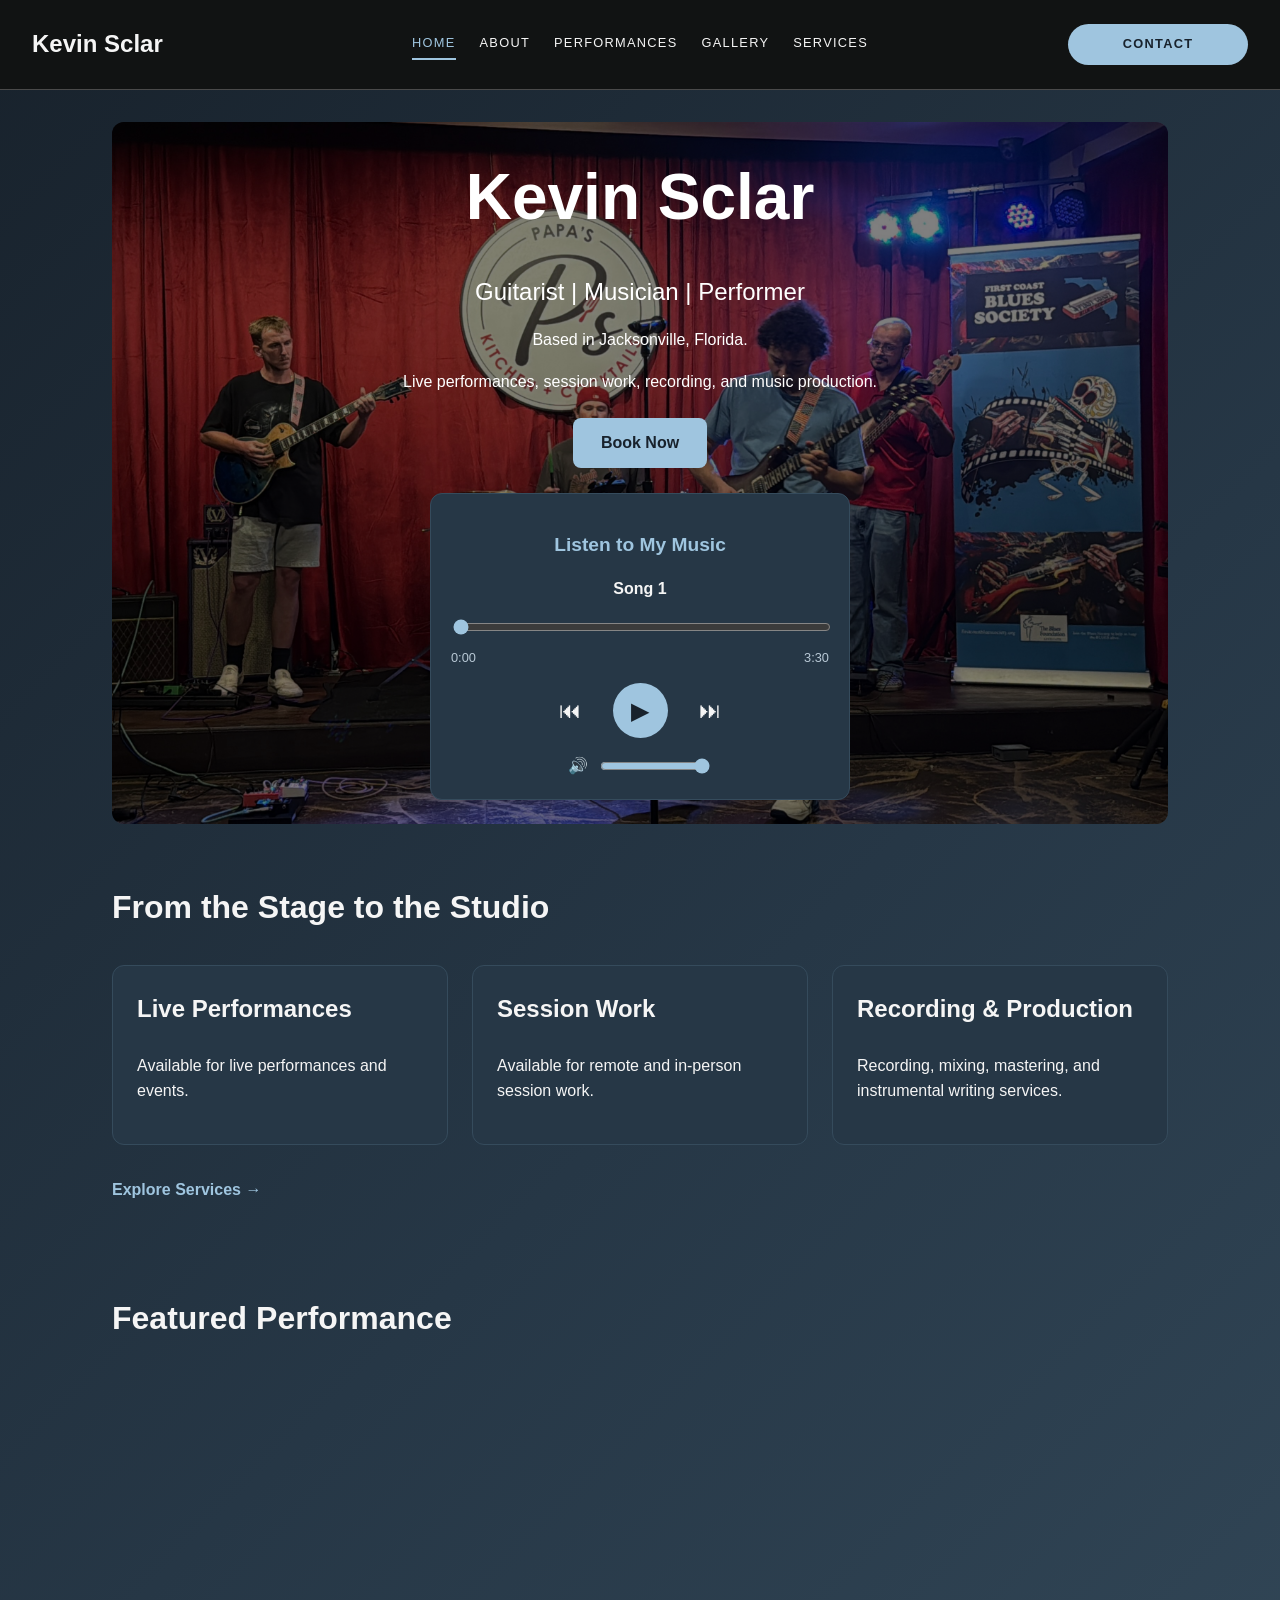
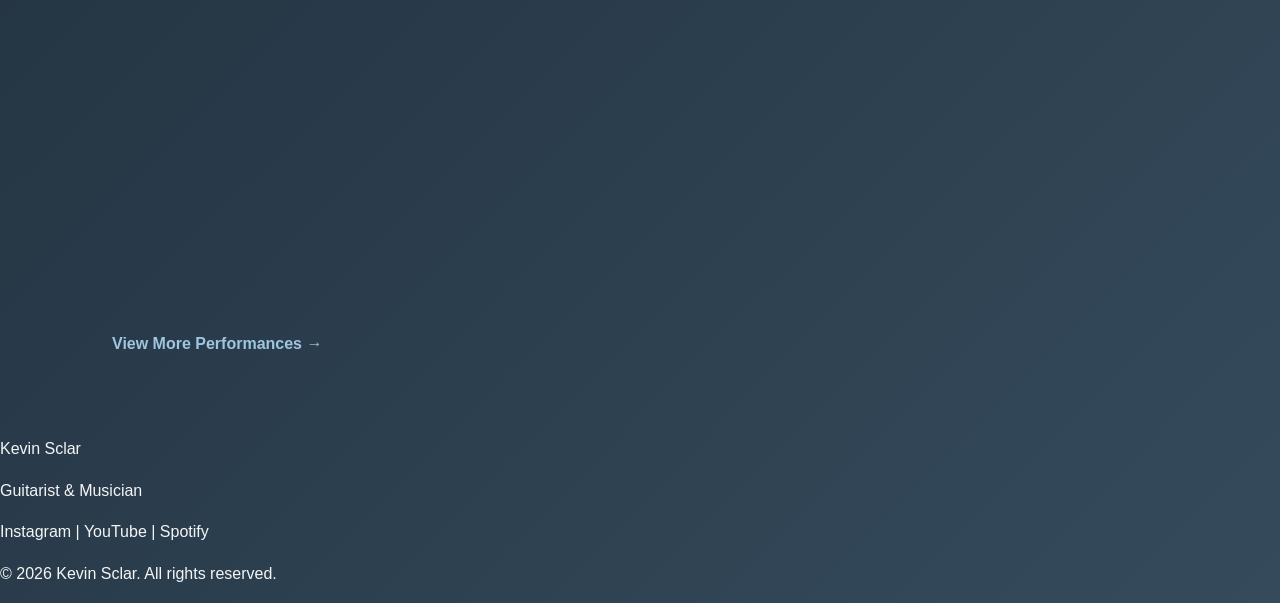
<file: index.html>
<!DOCTYPE html>
<html lang="en">

<head>
    <meta charset="UTF-8">
    <meta name="viewport"
          content="width=device-width, initial-scale=1.0">

    <title>Kevin Sclar | Live Music, Guitar & Session Work in Jax</title>

    <meta name="description"
          content="Explore live performances, original recordings, session guitar, and music production from Kevin Sclar, a Jacksonville-based musician available for bookings.">

    <meta property="og:title"
          content="Kevin Sclar | Live Music & Session Work">

    <meta property="og:description"
          content="Live performances, session guitar, original recordings, and music production in Jacksonville, Florida.">

    <meta property="og:image"
          content="https://sureiwould.github.io/music-epk-website/images/papas.jpeg">

    <meta property="og:url"
          content="https://sureiwould.github.io/music-epk-website/">

    <meta property="og:type" content="website">

    <link rel="stylesheet" href="css/styles.css">
    <script src="js/audioscript.js" defer>
    </script>
</head>

<body>

<header class="site-header">

    <a href="index.html" class="logo">Kevin Sclar</a>

    <nav aria-label="Main navigation">
        <ul class="nav-links">
            <li><a href="index.html" aria-current="page">Home</a></li>
            <li><a href="about.html">About</a></li>
            <li><a href="performances.html">Performances</a></li>
            <li><a href="gallery.html">Gallery</a></li>
            <li><a href="services.html">Services</a></li>
        </ul>
    </nav>

    <a href="contact.html" class="contact-btn">Contact</a>

</header>

<main>

    <!-- Hero Section -->
    <section id="intro" class="home-hero">

        <img
            src="images/papas.jpeg"
            alt="Kevin Sclar performing live on guitar"
            class="hero-image">

        <div class="hero-content">

            <h1>Kevin Sclar</h1>

            <p class="hero-subtitle">
                Guitarist | Musician | Performer
            </p>

            <p>Based in Jacksonville, Florida.</p>

            <p>
                Live performances, session work,
                recording, and music production.
            </p>

            <a href="contact.html" class="hero-button">
                Book Now
            </a>

           
<!-- Featured Music Player -->
<div class="music-player">

    <h2>Listen to My Music</h2>
    <h3 id="song-title">Song 1</h3>

    <!-- Audio works even without JavaScript -->
    <audio id="music-player" controls>
        <source src="audio/Song1.mp3" type="audio/mpeg">
        Your browser does not support audio playback.
    </audio>

    <!-- Custom controls will appear when JavaScript loads -->
    <div class="custom-player" hidden>

        <div class="progress-container">
            <input
                type="range"
                id="song-progress"
                min="0"
                max="100"
                value="0"
                aria-label="Song playback position">
        </div>

        <div class="time-display">
            <span id="current-time">0:00</span>
            <span id="duration">0:00</span>
        </div>

        <div class="music-controls">
            <button id="prev-song" type="button" aria-label="Previous song">
                &#9198;
            </button>

            <button id="play-pause" type="button" aria-label="Play song">
                &#9654;
            </button>

            <button id="next-song" type="button" aria-label="Next song">
                &#9197;
            </button>
        </div>

        
    <!-- Volume Control -->
        <div class="volume-control">
        <span aria-hidden="true">🔊</span>
        <input
          type="range"
            id="volume-slider"
            min="0"
            max="1"
            step="0.01"
            value="1"
            aria-label="Volume">
        </div>


    </div>

</div>


    </section>


    <!-- Services Section -->
    <section id="services" class="home-services">

        <h2>From the Stage to the Studio</h2>

        <div class="services-grid">

            <div class="service-card">
                <h3>Live Performances</h3>
                <p>
                    Available for live performances
                    and events.
                </p>
            </div>

            <div class="service-card">
                <h3>Session Work</h3>
                <p>
                    Available for remote and
                    in-person session work.
                </p>
            </div>

            <div class="service-card">
                <h3>Recording &amp; Production</h3>
                <p>
                    Recording, mixing, mastering,
                    and instrumental writing services.
                </p>
            </div>

        </div>

        <a href="services.html" class="section-link">
            Explore Services &rarr;
        </a>

    </section>


    <!-- Featured Performance Section -->
    <section id="featured-performance">

        <h2>Featured Performance</h2>

        <div class="featured-video">

            <iframe
                src="https://www.youtube.com/embed/yyOtPP6tScU"
                title="Kevin Sclar playing at Southern Grill"
                loading="lazy"
                allow="accelerometer; autoplay; clipboard-write; encrypted-media; gyroscope; picture-in-picture; web-share"
                referrerpolicy="strict-origin-when-cross-origin"
                allowfullscreen>
            </iframe>

        </div>

        <a href="performances.html" class="section-link">
            View More Performances &rarr;
        </a>

    </section>

</main>


<footer>
    <p>Kevin Sclar</p>
    <p>Guitarist &amp; Musician</p>
    <p>Instagram | YouTube | Spotify</p>
    <p>&copy; 2026 Kevin Sclar. All rights reserved.</p>
</footer>

</body>

</html>
</file>
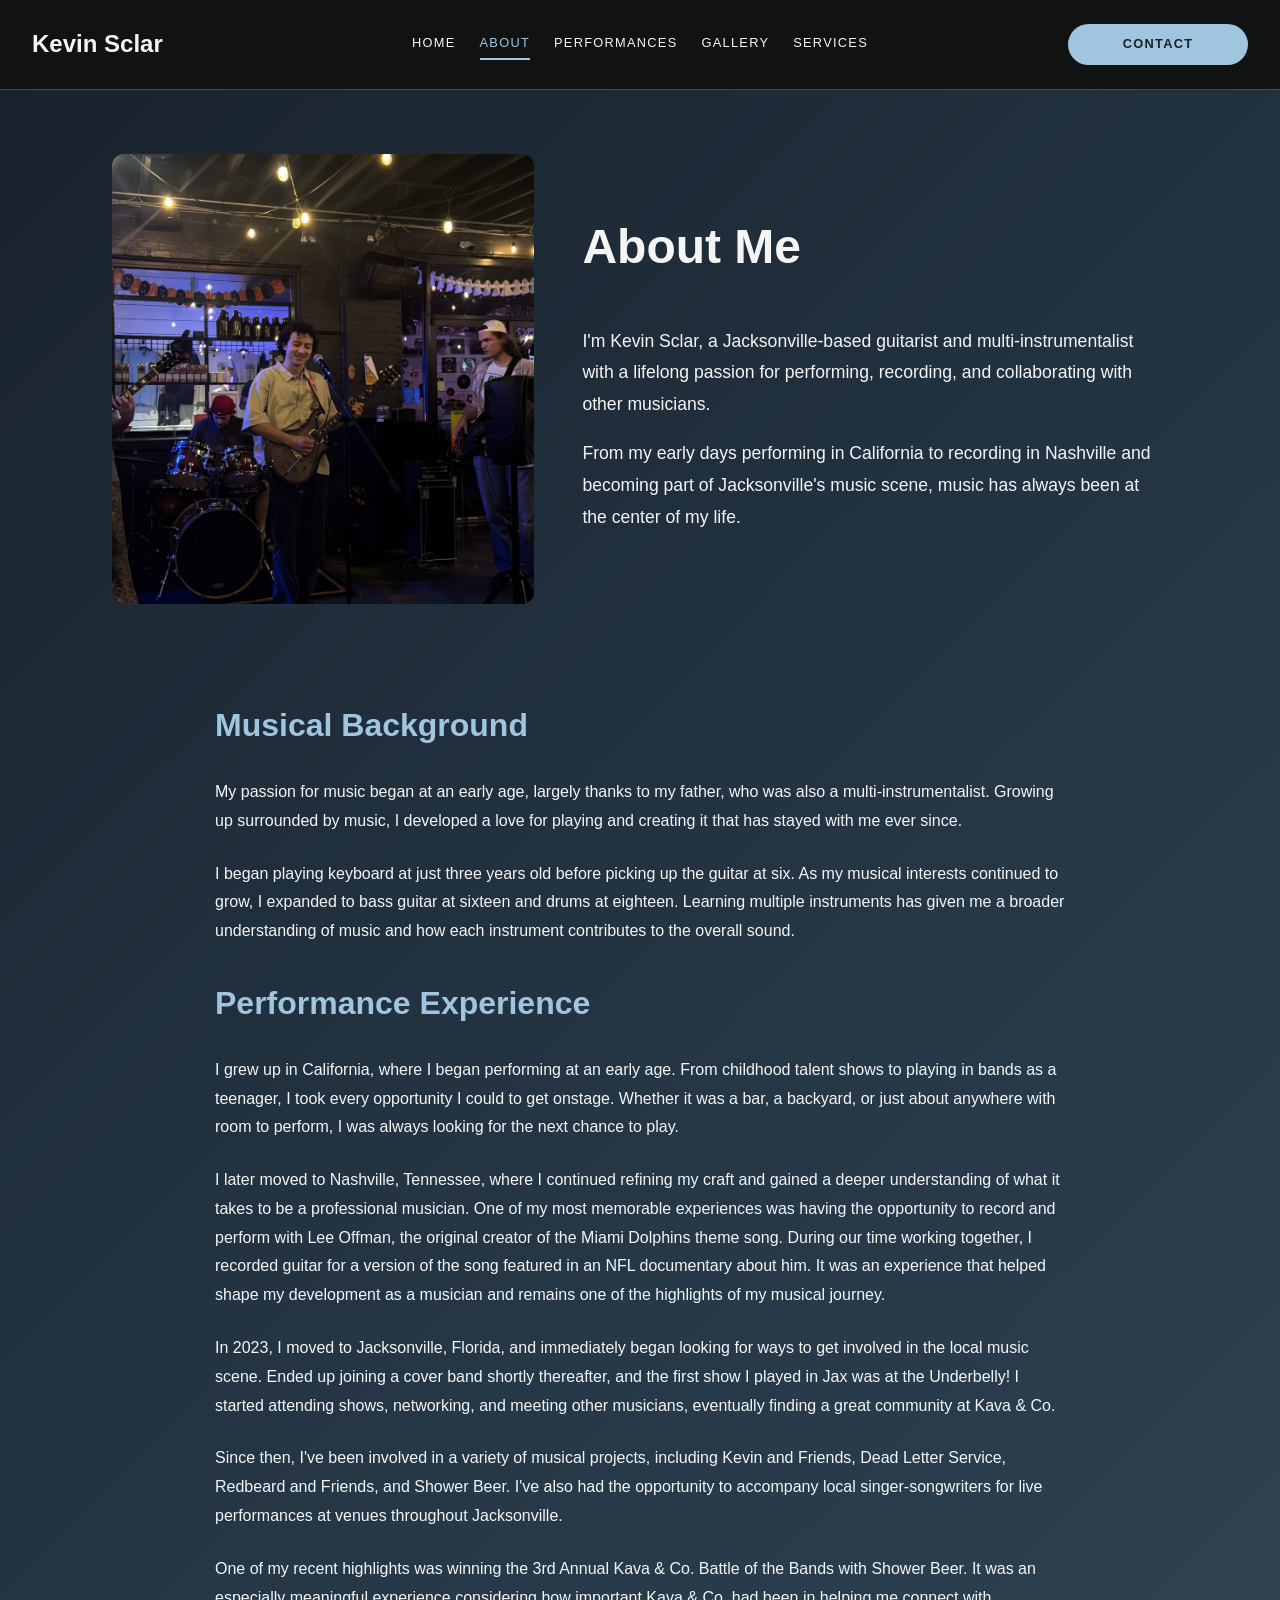
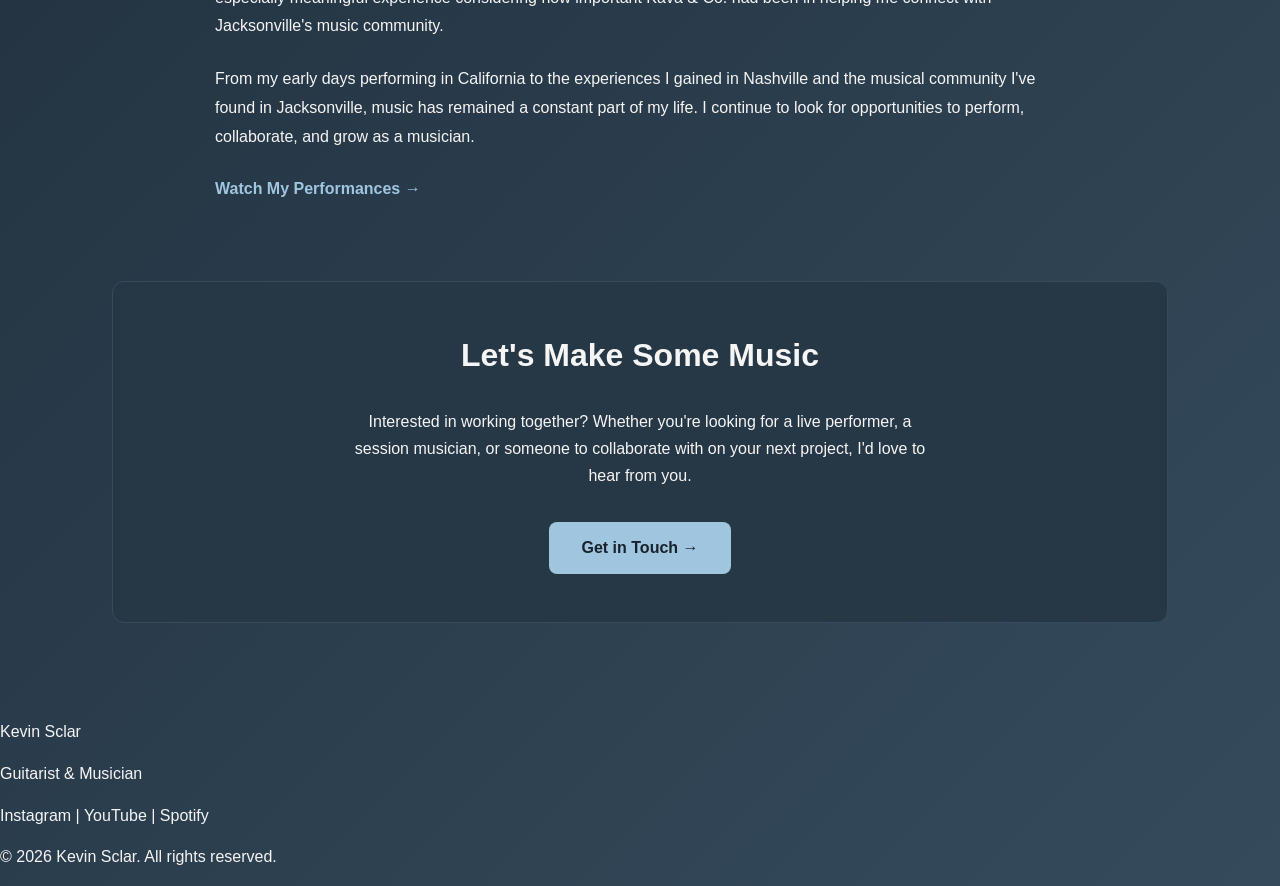
<file: about.html>
<!DOCTYPE html>
<html lang="en">

<head>
    <meta charset="UTF-8">
    <meta name="viewport"
          content="width=device-width, initial-scale=1.0">

    <title>About Kevin Sclar | Jacksonville Guitarist & Musician</title>

    <meta name="description"
          content="Learn about Kevin Sclar's musical background, live performance experience, and work as a guitarist, keyboardist, and recording musician in Jacksonville.">

    <link rel="stylesheet" href="css/styles.css">
</head>

<body>

<header class="site-header">

    <a href="index.html" class="logo">Kevin Sclar</a>

    <nav aria-label="Main navigation">
        <ul class="nav-links">
            <li><a href="index.html">Home</a></li>
            <li><a href="about.html" aria-current="page">About</a></li>
            <li><a href="performances.html">Performances</a></li>
            <li><a href="gallery.html">Gallery</a></li>
            <li><a href="services.html">Services</a></li>
        </ul>
    </nav>

    <a href="contact.html" class="contact-btn">Contact</a>

</header>

<main>

    <!-- ABOUT INTRO -->

    <section id="about-intro">

        <img
            src="images/battle2.jpg"
            alt="Kevin Sclar performing live on guitar"
            class="about-image">

        <div class="about-intro-text">

            <h1>About Me</h1>

            <p>
                I'm Kevin Sclar, a Jacksonville-based guitarist
                and multi-instrumentalist with a lifelong passion
                for performing, recording, and collaborating
                with other musicians.
            </p>

            <p>
                From my early days performing in California
                to recording in Nashville and becoming part
                of Jacksonville's music scene, music has
                always been at the center of my life.
            </p>

        </div>

    </section>

    <!-- FULL BIOGRAPHY -->

    <article id="about-bio">

        <h2>Musical Background</h2>

        <p>
            My passion for music began at an early age, largely
            thanks to my father, who was also a multi-instrumentalist.
            Growing up surrounded by music, I developed a love
            for playing and creating it that has stayed with me
            ever since.
        </p>

        <p>
            I began playing keyboard at just three years old
            before picking up the guitar at six. As my musical
            interests continued to grow, I expanded to bass
            guitar at sixteen and drums at eighteen. Learning
            multiple instruments has given me a broader
            understanding of music and how each instrument
            contributes to the overall sound.
        </p>

        <h2>Performance Experience</h2>

        <p>
            I grew up in California, where I began performing
            at an early age. From childhood talent shows to
            playing in bands as a teenager, I took every
            opportunity I could to get onstage. Whether it
            was a bar, a backyard, or just about anywhere
            with room to perform, I was always looking for
            the next chance to play.
        </p>

        <p>
            I later moved to Nashville, Tennessee, where I
            continued refining my craft and gained a deeper
            understanding of what it takes to be a professional
            musician. One of my most memorable experiences
            was having the opportunity to record and perform
            with Lee Offman, the original creator of the
            Miami Dolphins theme song. During our time working
            together, I recorded guitar for a version of the
            song featured in an NFL documentary about him.
            It was an experience that helped shape my development
            as a musician and remains one of the highlights
            of my musical journey.
        </p>

        <p>
            In 2023, I moved to Jacksonville, Florida, and
            immediately began looking for ways to get involved
            in the local music scene. Ended up joining a cover band shortly thereafter, and 
            the first show I played in Jax was at the Underbelly! 
            I started attending shows,
            networking, and meeting other musicians, eventually
            finding a great community at Kava &amp; Co.
            
        </p>

        <p>
            Since then, I've been involved in a variety of
            musical projects, including Kevin and Friends,
            Dead Letter Service, Redbeard and Friends, and
            Shower Beer. I've also had the opportunity to
            accompany local singer-songwriters for live
            performances at venues throughout Jacksonville.
        </p>

        <p>
            One of my recent highlights was winning the
            3rd Annual Kava &amp; Co. Battle of the Bands
            with Shower Beer. It was an especially meaningful
            experience considering how important Kava &amp; Co.
            had been in helping me connect with Jacksonville's
            music community.
        </p>

        <p>
            From my early days performing in California to
            the experiences I gained in Nashville and the
            musical community I've found in Jacksonville,
            music has remained a constant part of my life.
            I continue to look for opportunities to perform,
            collaborate, and grow as a musician.
        </p>

        <a href="performances.html" class="section-link">
            Watch My Performances &rarr;
        </a>

    </article>

    <!-- BOOKING SECTION -->

    <section id="about-contact">

        <h2>Let's Make Some Music</h2>

        <p>
            Interested in working together? Whether you're looking
            for a live performer, a session musician, or someone
            to collaborate with on your next project, I'd love
            to hear from you.
        </p>

        <a href="contact.html" class="booking-btn">
            Get in Touch &rarr;
        </a>

    </section>

</main>

<footer>
    <p>Kevin Sclar</p>
    <p>Guitarist &amp; Musician</p>
    <p>Instagram | YouTube | Spotify</p>
    <p>&copy; 2026 Kevin Sclar. All rights reserved.</p>
</footer>

</body>

</html>
</file>
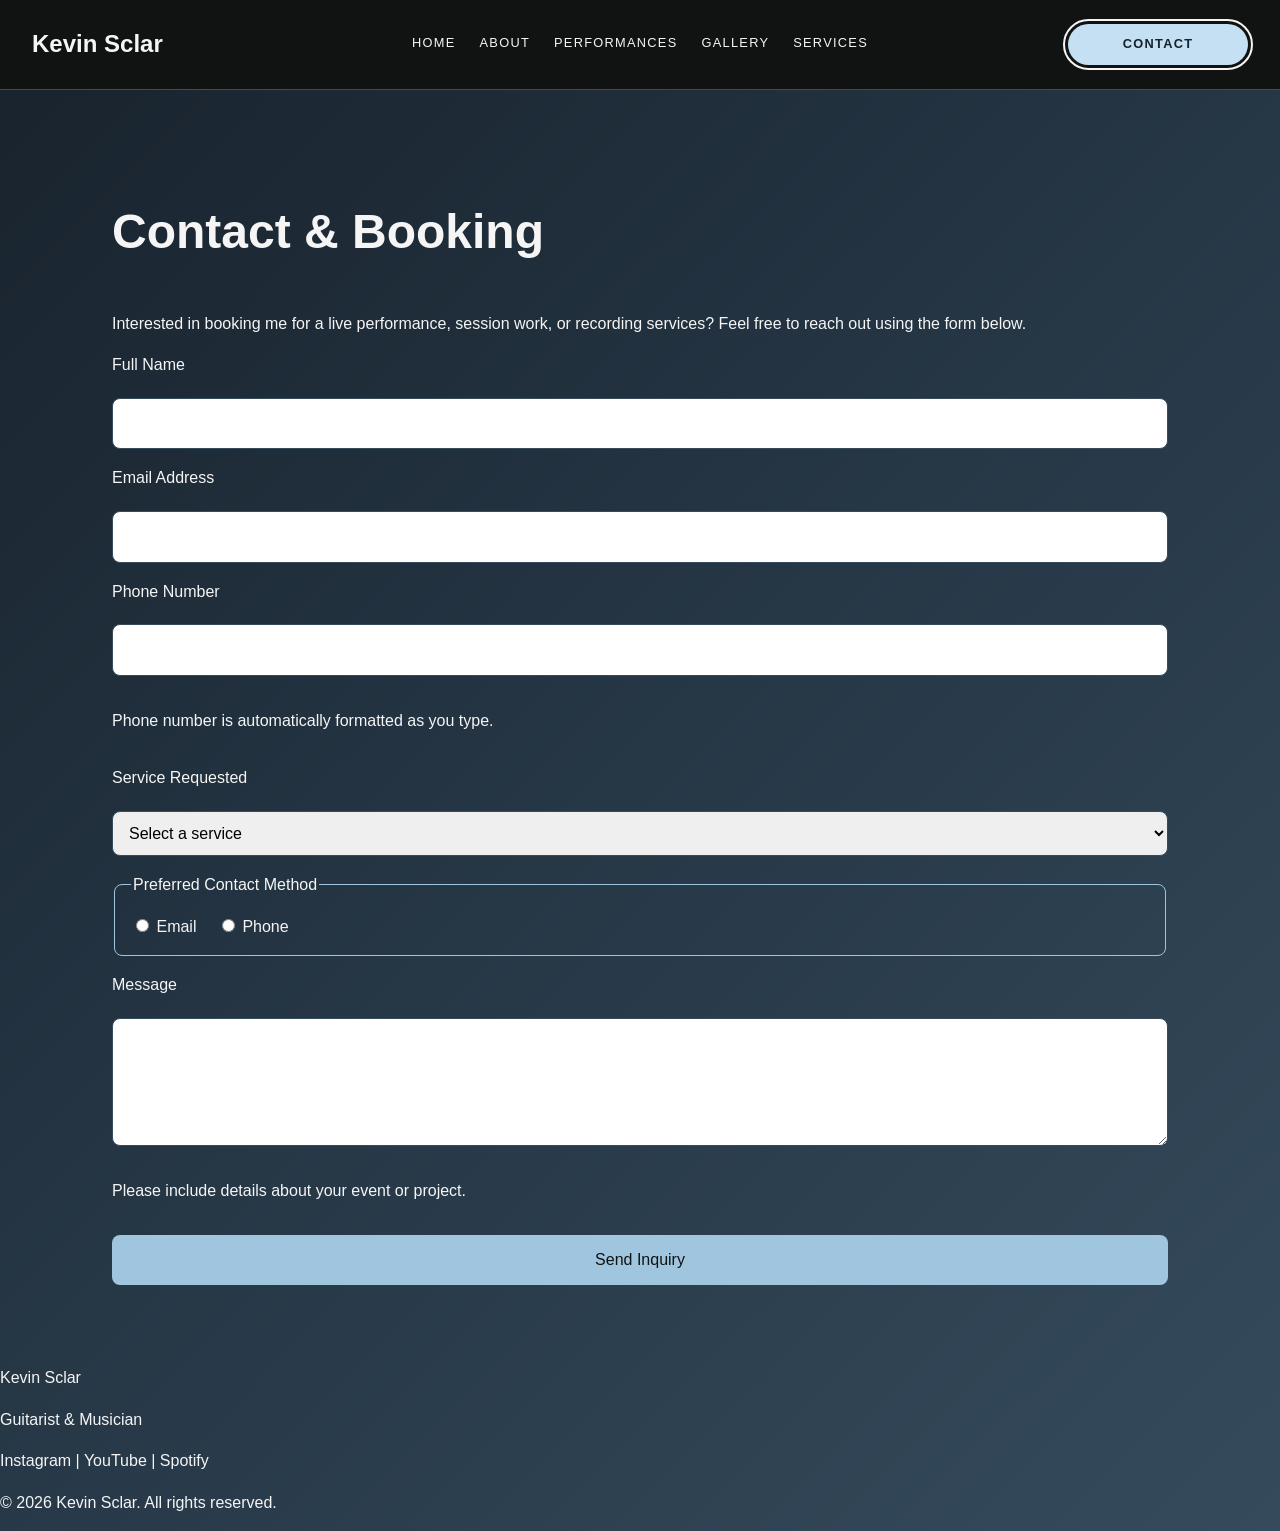
<file: contact.html>
<!DOCTYPE html>
<html lang="en">

<head>
    <meta charset="UTF-8">
    <meta name="viewport"
          content="width=device-width, initial-scale=1.0">

    <title>Contact & Book Kevin Sclar | Live Music and Session Work</title>

    <meta name="description"
          content="Contact Jacksonville musician Kevin Sclar to discuss live performance bookings, session guitar, recording projects, and music production.">

    <link rel="stylesheet" href="css/styles.css">
</head>

<body>

<header class="site-header">

    <a href="index.html" class="logo">Kevin Sclar</a>

    <nav aria-label="Main navigation">
        <ul class="nav-links">
            <li><a href="index.html">Home</a></li>
            <li><a href="about.html">About</a></li>
            <li><a href="performances.html">Performances</a></li>
            <li><a href="gallery.html">Gallery</a></li>
            <li><a href="services.html">Services</a></li>
        </ul>
    </nav>

    <a href="contact.html" class="contact-btn"
       aria-current="page">Contact</a>

</header>


<main>
    <section id="contact">
        <h1>Contact &amp; Booking</h1>
        <p>
            Interested in booking me for a live performance,
            session work, or recording services?
            Feel free to reach out using the form below.
        </p>

    <form action="#" method="post">

    <label for="full-name">Full Name</label>
    <input type="text" id="full-name" name="full-name" required>

    <label for="email">Email Address</label>
    <input type="email" id="email" name="email" required>

    <label for="phone">Phone Number</label>
<input type="tel" id="phone" name="phone"
       pattern="[0-9]{3}-[0-9]{3}-[0-9]{4}"
       maxlength="12"
       title="Please enter your phone number."
       aria-describedby="phone-hint">

<p id="phone-hint">Phone number is automatically formatted as you type.</p>

    <label for="service">Service Requested</label>
    <select id="service" name="service">
        <option value="">Select a service</option>
        <option value="live">Live Performance</option>
        <option value="session">Session Work</option>
        <option value="production">Recording / Production</option>
    </select>

    <fieldset>
        <legend>Preferred Contact Method</legend>

        <input type="radio" id="contact-email"
               name="contact-method" value="email">
        <label for="contact-email">Email</label>

        <input type="radio" id="contact-phone"
               name="contact-method" value="phone">
        <label for="contact-phone">Phone</label>
    </fieldset>

   <label for="message">Message</label>
<textarea id="message" name="message"
          required aria-describedby="message-hint"></textarea>

<p id="message-hint">
    Please include details about your event or project.
</p>

    <button type="submit">Send Inquiry</button>

</form>

    </section>
</main>

<footer>
    <p>Kevin Sclar</p>
    <p>Guitarist &amp; Musician</p>
    <p>Instagram | YouTube | Spotify</p>
    <p>&copy; 2026 Kevin Sclar. All rights reserved.</p>
</footer>

<script src="js/contact.js" defer></script>
</body>

</html>
</file>
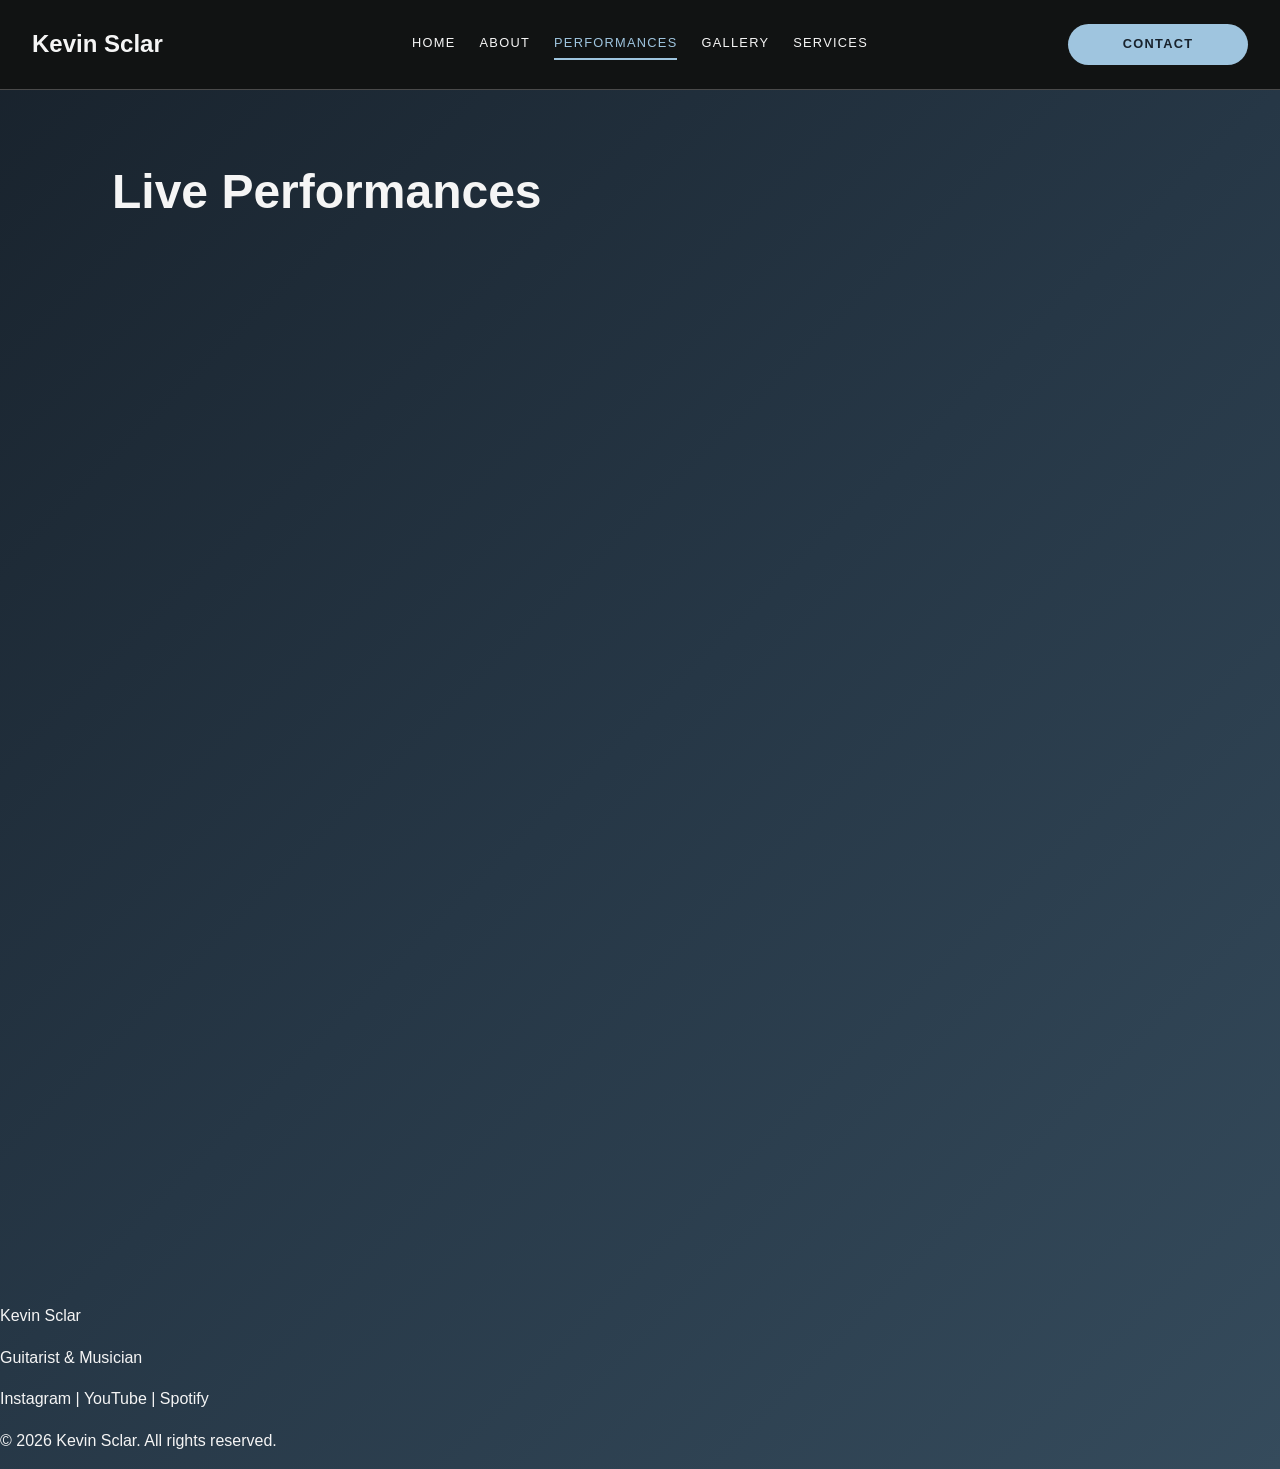
<file: performances.html>
<!DOCTYPE html>
<html lang="en">

<head>
    <meta charset="UTF-8">
    <meta name="viewport"
          content="width=device-width, initial-scale=1.0">

    <title>Live Performances & Videos | Kevin Sclar Music in Jax</title>

    <meta name="description"
          content="Watch live performance videos featuring Kevin Sclar on guitar, including shows, band performances, and highlights from Jacksonville music venues and events.">

    <link rel="stylesheet" href="css/styles.css">
</head>

<body>

<header class="site-header">

    <a href="index.html" class="logo">Kevin Sclar</a>

    <nav aria-label="Main navigation">
        <ul class="nav-links">
            <li><a href="index.html">Home</a></li>
            <li><a href="about.html">About</a></li>
            <li><a href="performances.html" aria-current="page">Performances</a></li>
            <li><a href="gallery.html">Gallery</a></li>
            <li><a href="services.html">Services</a></li>
        </ul>
    </nav>

    <a href="contact.html" class="contact-btn">Contact</a>

</header>

<main>

    <h1>Live Performances</h1>

    <!-- Featured Performance -->
    <div class="featured-video">

        <iframe
            src="https://www.youtube-nocookie.com/embed/yyOtPP6tScU"
            title="Kevin Sclar featured guitar performance"
            allowfullscreen>
        </iframe>

    </div>

    <!-- Additional Performances -->
    <div class="video-grid">

        <iframe
            src="https://www.youtube-nocookie.com/embed/HmVEFHMG49E"
            title="Kevin Sclar guitar performance 1"
            loading="lazy"
            allowfullscreen>
        </iframe>

        <iframe
            src="https://www.youtube-nocookie.com/embed/jxLPBZBo6ik"
            title="Kevin Sclar guitar performance 2"
            loading="lazy"
            allowfullscreen>
        </iframe>

        <iframe
            src="https://www.youtube-nocookie.com/embed/gvzlsWUGwoM"
            title="Kevin Sclar guitar performance 3"
            loading="lazy"
            allowfullscreen>
        </iframe>

        <iframe
            src="https://www.youtube-nocookie.com/embed/6JhvV4QkRUE"
            title="Kevin Sclar guitar performance 4"
            loading="lazy"
            allowfullscreen>
        </iframe>

    </div>

</main>

<footer>
    <p>Kevin Sclar</p>
    <p>Guitarist &amp; Musician</p>
    <p>Instagram | YouTube | Spotify</p>
    <p>&copy; 2026 Kevin Sclar. All rights reserved.</p>
</footer>

</body>

</html>
</file>
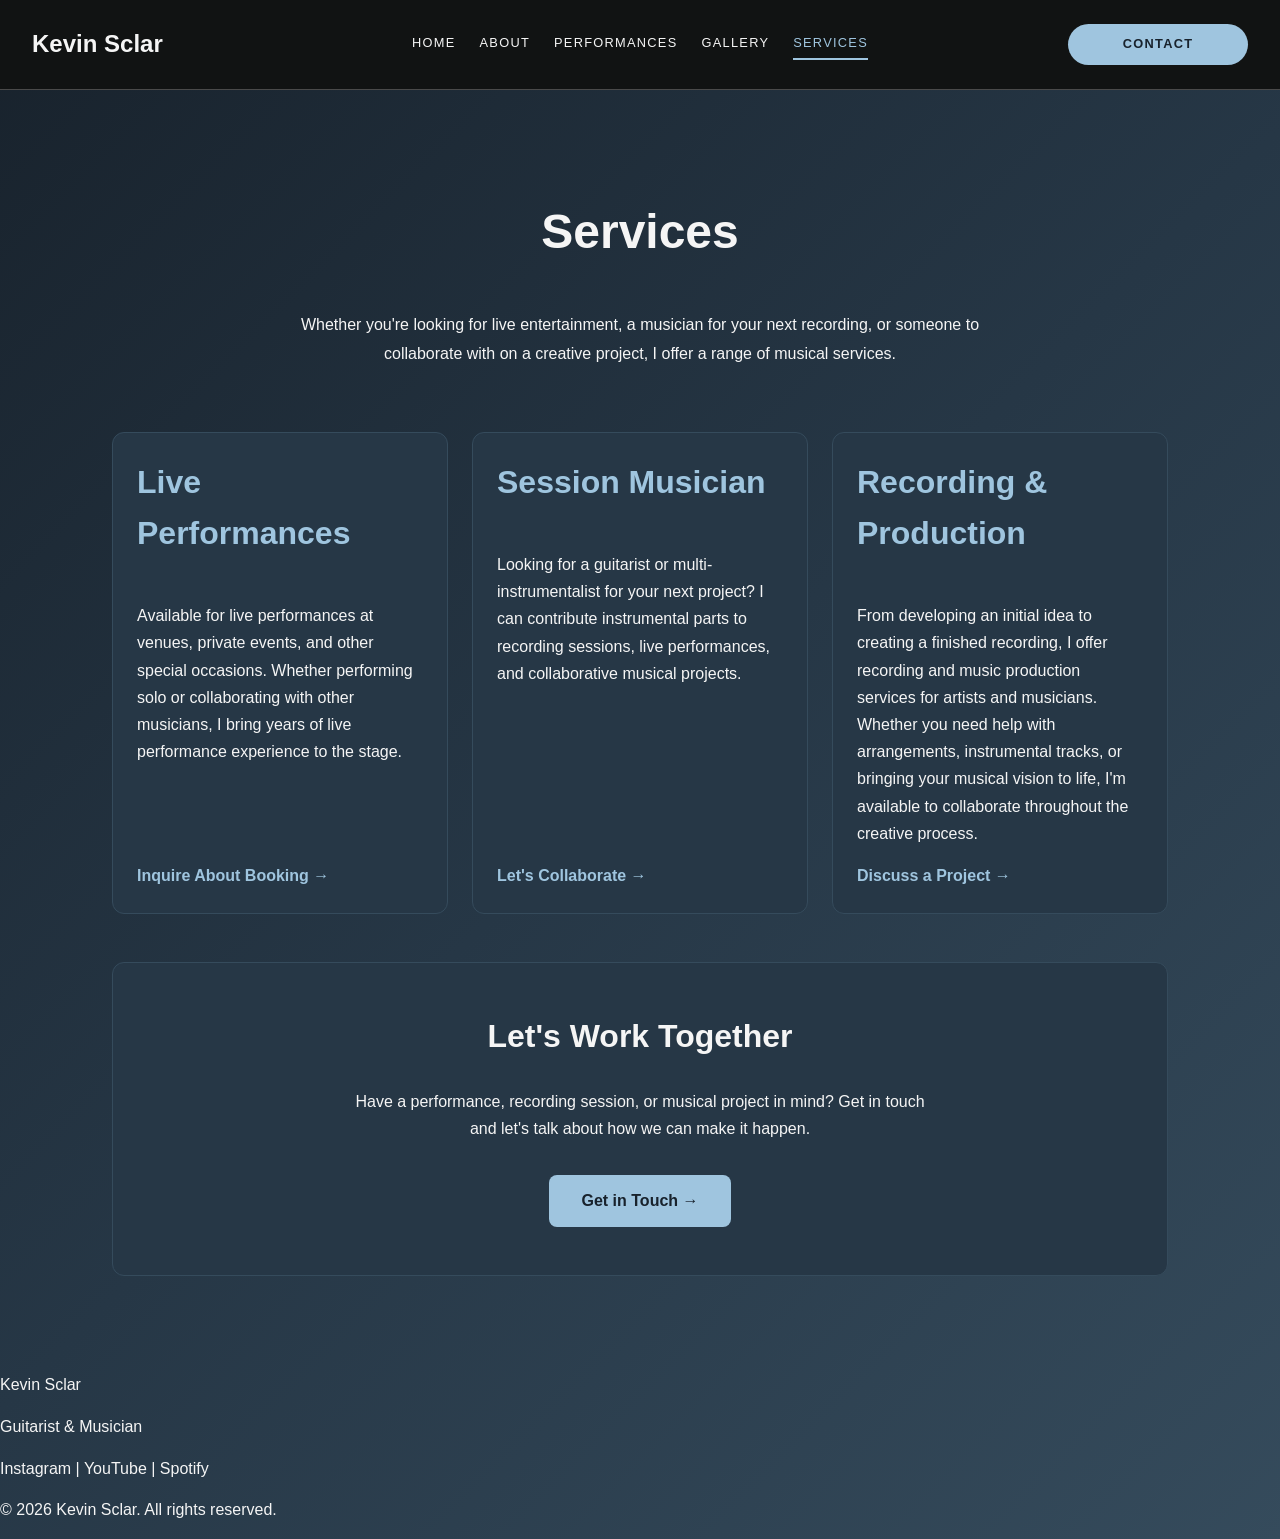
<file: services.html>
<!DOCTYPE html>
<html lang="en">

<head>
    <meta charset="UTF-8">
    <meta name="viewport"
          content="width=device-width, initial-scale=1.0">

    <title>Live Music & Session Recording Services | Kevin Sclar</title>

    <meta name="description"
          content="Book Kevin Sclar for live guitar performances, remote or in-person session work, keyboard recording, mixing, mastering, and instrumental production services.">

    <link rel="stylesheet" href="css/styles.css">
    <script src="js/services.js" defer></script>
</head>

<body>

<header class="site-header">

    <a href="index.html" class="logo">Kevin Sclar</a>

    <nav aria-label="Main navigation">
        <ul class="nav-links">
            <li><a href="index.html">Home</a></li>
            <li><a href="about.html">About</a></li>
            <li><a href="performances.html">Performances</a></li>
            <li><a href="gallery.html">Gallery</a></li>
            <li><a href="services.html" aria-current="page">Services</a></li>
        </ul>
    </nav>

    <a href="contact.html" class="contact-btn">Contact</a>

</header>

<main>

    <!-- SERVICES INTRODUCTION -->

    <section id="services-intro">

        <h1>Services</h1>

        <p>
            Whether you're looking for live entertainment,
            a musician for your next recording, or someone
            to collaborate with on a creative project,
            I offer a range of musical services.
        </p>

    </section>

    <!-- SERVICES GRID -->

    <div id="services-list">

        <div class="services-grid">

            <article class="service-card">

                <h2>Live Performances</h2>

                <p>
                    Available for live performances at venues,
                    private events, and other special occasions.
                    Whether performing solo or collaborating
                    with other musicians, I bring years of
                    live performance experience to the stage.
                </p>

                <a href="contact.html" class="section-link">
                    Inquire About Booking &rarr;
                </a>

            </article>

            <article class="service-card">

                <h2>Session Musician</h2>

                <p>
                    Looking for a guitarist or multi-instrumentalist
                    for your next project? I can contribute
                    instrumental parts to recording sessions,
                    live performances, and collaborative
                    musical projects.
                </p>

                <a href="contact.html" class="section-link">
                    Let's Collaborate &rarr;
                </a>

            </article>

            <article class="service-card">

                <h2>Recording &amp; Production</h2>

                
                <p>
                    From developing an initial idea to creating a
                    finished recording, I offer recording and music
                    production services for artists and musicians.
                    Whether you need help with arrangements,
                    instrumental tracks, or bringing your musical
                    vision to life, I'm available to collaborate
                    throughout the creative process.
                </p>


                <a href="contact.html" class="section-link">
                    Discuss a Project &rarr;
                </a>

            </article>

        </div>

    </div>

    <!-- BOOKING SECTION -->

    <section id="services-contact">

        <h2>Let's Work Together</h2>

        <p>
            Have a performance, recording session, or musical
            project in mind? Get in touch and let's talk
            about how we can make it happen.
        </p>

        <a href="contact.html" class="booking-btn">
            Get in Touch &rarr;
        </a>

    </section>

</main>

<footer>
    <p>Kevin Sclar</p>
    <p>Guitarist &amp; Musician</p>
    <p>Instagram | YouTube | Spotify</p>
    <p>&copy; 2026 Kevin Sclar. All rights reserved.</p>
</footer>

</body>

</html>
</file>
<file: css/styles.css>
/* ----------------------------------------
   COLOR PALETTE
---------------------------------------- */

:root {
    --ink: #f5f5f5;
    --blue-grey-dark: #18222c;
    --blue-grey-mid: #263746;
    --blue-grey-light: #354b5c;
    --accent: #9fc5df;
}

/* ----------------------------------------
   RESET
---------------------------------------- */

* {
    box-sizing: border-box;
}

/* ----------------------------------------
   PAGE STYLES
---------------------------------------- */

body {
    margin: 0;

    background-image: linear-gradient(
        135deg,
        var(--blue-grey-dark) 0%,
        var(--blue-grey-mid) 50%,
        var(--blue-grey-light) 100%
    );

    color: var(--ink);

    font-family: Arial, Helvetica, sans-serif;
    font-size: 1rem;
    line-height: 1.6;
}

/* ----------------------------------------
   TYPOGRAPHY
---------------------------------------- */

h1 {
    font-size: clamp(2.25rem, 4vw, 3rem);
}

h2 {
    font-size: clamp(1.75rem, 3vw, 2rem);
}

h3 {
    font-size: 1.5rem;
}

p {
    margin-bottom: 1rem;
}

/* ----------------------------------------
   MAIN CONTENT
---------------------------------------- */

main {
    max-width: 70rem;
    margin: 0 auto;
    padding: 1.25rem;
}

section {
    padding: 2rem 0;
}

#intro {
    padding-top: 4rem;
    padding-bottom: 4rem;
}

/* ----------------------------------------
   HEADER AND NAVIGATION
---------------------------------------- */

.site-header {
    display: flex;
    flex-direction: column;
    align-items: center;
    gap: 1.25rem;

    width: 100%;
    margin: 0;
    padding: 1.25rem;

    background-color: #111313;
    border-bottom: 1px solid #4a4a4a;
}

/* Logo */

.logo {
    color: var(--ink);
    font-size: 1.5rem;
    font-weight: bold;
    text-decoration: none;
    white-space: nowrap;
}

/* Navigation Links */

.nav-links {
    display: flex;
    justify-content: center;
    flex-wrap: wrap;
    gap: 0.75rem 1.25rem;

    margin: 0;
    padding: 0;
    list-style: none;
}

.nav-links a {
    display: inline-block;
    padding: 0.25rem 0;

    color: var(--ink);
    font-size: 0.8rem;
    text-decoration: none;
    text-transform: uppercase;
    letter-spacing: 0.08rem;

    border-bottom: 2px solid transparent;

    transition: color 0.2s ease,
                border-color 0.2s ease;
}

/* Navigation Hover and Active Page */

.nav-links a:hover,
.nav-links a:focus-visible,
.nav-links a[aria-current="page"] {
    color: var(--accent);
    border-bottom-color: var(--accent);
}

/* Contact Button */

.contact-btn {
    display: inline-block;
    padding: 0.65rem 1.5rem;

    background-color: var(--accent);
    color: var(--blue-grey-dark);
    border-radius: 2rem;

    font-size: 0.8rem;
    font-weight: bold;
    text-decoration: none;
    text-transform: uppercase;
    letter-spacing: 0.08rem;
    white-space: nowrap;

    transition: background-color 0.2s ease,
                transform 0.2s ease;
}

.contact-btn:hover {
    background-color: #c5e0f2;
    transform: translateY(-2px);
}

.contact-btn[aria-current="page"] {
    background-color: #c5e0f2;
    outline: 2px solid var(--ink);
    outline-offset: 3px;
}

/* Keyboard Accessibility */

.logo:focus-visible,
.contact-btn:focus-visible {
    outline: 3px solid var(--accent);
    outline-offset: 4px;
}

/* ----------------------------------------
   DESKTOP NAVIGATION
---------------------------------------- */

@media (min-width: 1000px) {

    .site-header {
        flex-direction: row;
        justify-content: space-between;
        align-items: center;
    }

    .logo,
    .contact-btn {
        flex: 0 0 180px;
    }

    .site-header nav {
        margin: 0;
    }

    .contact-btn {
        text-align: center;
    }
}

/* ----------------------------------------
   CONTACT FORM
---------------------------------------- */

#contact form {
    display: grid;
    gap: 1rem;
}

#contact label {
    display: block;
    margin-bottom: 0.25rem;
}

#contact input:not([type="radio"]),
#contact select,
#contact textarea {
    width: 100%;
    padding: 0.75rem;
    border: 1px solid var(--blue-grey-light);
    border-radius: 0.5rem;
    font: inherit;
}

#contact textarea {
    min-height: 8rem;
    resize: vertical;
}

#contact fieldset {
    border: 1px solid var(--accent);
    border-radius: 0.5rem;
    padding: 1rem;
}

#contact fieldset label {
    display: inline;
    margin-right: 1rem;
}

/* Contact Form Button */

#contact button {
    padding: 0.75rem 1.5rem;
    border: none;
    border-radius: 0.5rem;

    background-color: var(--accent);
    color: #111313;

    font: inherit;
    cursor: pointer;

    transition: background-color 0.2s ease,
                transform 0.2s ease;
}

#contact button:hover {
    background-color: #c5e0f2;
    transform: translateY(-2px);
}

/* Keyboard Focus */

#contact input:focus-visible,
#contact select:focus-visible,
#contact textarea:focus-visible,
#contact button:focus-visible {
    outline: 3px solid var(--accent);
    outline-offset: 3px;
}

/* ----------------------------------------
   GALLERY PAGE
---------------------------------------- */

/* Featured Slideshow */

.slideshow {
    position: relative;
    width: 100%;
    max-width: 1000px;
    margin: 2rem auto;
    overflow: hidden;
    border-radius: 0.75rem;
    background-color: var(--blue-grey-dark);
}

.slides {
    position: relative;
    width: 100%;
    aspect-ratio: 16 / 9;
    overflow: hidden;
}

.slides img {
    position: absolute;
    inset: 0;
    display: none;
    width: 100%;
    height: 100%;
    object-fit: cover;
    object-position: center;
}

.slides img.active {
    display: block;
}

/* Slideshow Navigation Buttons */

.slide-prev,
.slide-next {
    position: absolute;
    top: 50%;
    transform: translateY(-50%);
    display: flex;
    align-items: center;
    justify-content: center;
    width: 2.5rem;
    height: 2.5rem;
    padding: 0;
    border: none;
    border-radius: 50%;
    background-color: rgba(0, 0, 0, 0.6);
    color: white;
    font-size: 1.5rem;
    cursor: pointer;
    transition: background-color 0.2s ease;
}

.slide-prev { left: 0.5rem; }
.slide-next { right: 0.5rem; }

.slide-prev:hover,
.slide-next:hover {
    background-color: rgba(0, 0, 0, 0.85);
}

.slide-prev:focus-visible,
.slide-next:focus-visible {
    outline: 3px solid var(--accent);
    outline-offset: 3px;
}

/* Center Gallery Headings */

#gallery h1,
#photo-gallery h2 {
    text-align: center;
}

/* ----------------------------------------
   RESPONSIVE PHOTO GRID
---------------------------------------- */

.gallery-grid {
    display: grid;
    grid-template-columns: repeat(auto-fit, minmax(min(100%, 250px), 1fr));
    gap: 1rem;
    width: 100%;
}

.gallery-image {
    display: block;
    width: 100%;
    padding: 0;
    border: none;
    border-radius: 0.5rem;
    background: transparent;
    overflow: hidden;
    cursor: zoom-in;
}

.gallery-grid img {
    display: block;
    width: 100%;
    aspect-ratio: 4 / 3;
    object-fit: cover;
    border-radius: 0.5rem;
    transition: transform 0.3s ease;
}

.gallery-image:hover img {
    transform: scale(1.05);
}

.gallery-image:focus-visible {
    outline: 3px solid var(--accent);
    outline-offset: 3px;
}

/* ----------------------------------------
   LIGHTBOX
---------------------------------------- */

.lightbox {
    position: fixed;
    padding: 0;
    border: none;
    border-radius: 0.5rem;
    background: transparent;
    max-width: 95vw;
    max-height: 95vh;
    overflow: visible;
}

.lightbox::backdrop {
    background: rgba(0, 0, 0, 0.9);
}

.lightbox img {
    display: block;
    max-width: 90vw;
    max-height: 90vh;
    width: auto;
    height: auto;
    object-fit: contain;
    border-radius: 0.5rem;
}

.lightbox-close {
    position: absolute;
    top: 0.5rem;
    right: 0.5rem;
    z-index: 2;
    display: flex;
    align-items: center;
    justify-content: center;
    width: 2.5rem;
    height: 2.5rem;
    padding: 0;
    border: none;
    border-radius: 50%;
    background: rgba(0, 0, 0, 0.75);
    color: white;
    font-size: 1.5rem;
    cursor: pointer;
}

.lightbox-close:focus-visible {
    outline: 3px solid var(--accent);
    outline-offset: 3px;
}

/* ----------------------------------------
   TABLET AND DESKTOP ADJUSTMENTS
---------------------------------------- */

@media (min-width: 600px) {
    main { padding: 2rem; }
    .site-header { padding: 1.5rem 2rem; }
    .nav-links { gap: 1.5rem; }
    .slideshow { border-radius: 1rem; }
    .slide-prev, .slide-next {
        width: 3rem;
        height: 3rem;
        font-size: 1.5rem;
    }
    .slide-prev { left: 1rem; }
    .slide-next { right: 1rem; }
    .gallery-grid { gap: 1.5rem; }
}

/* ----------------------------------------
   REDUCED MOTION ACCESSIBILITY
---------------------------------------- */

@media (prefers-reduced-motion: reduce) {

    .nav-links a,
    .contact-btn,
    #contact button,
    .slide-prev,
    .slide-next,
    .gallery-grid img,
    .booking-btn,
    .hero-button {
        transition: none;
    }

    .contact-btn:hover,
    #contact button:hover,
    .gallery-image:hover img,
    .booking-btn:hover {
        transform: none;
    }
}

/* ----------------------------------------
   PERFORMANCES PAGE
---------------------------------------- */

/* Featured Performance */

.featured-video {
    width: 100%;
    max-width: 900px;
    margin: 2rem auto 3rem;
}

.featured-video iframe {
    display: block;
    width: 100%;
    aspect-ratio: 16 / 9;
    border: none;
    border-radius: 0.75rem;
}

/* Responsive Video Grid */

.video-grid {
    display: grid;
    grid-template-columns: repeat(
        auto-fit,
        minmax(min(100%, 220px), 1fr)
    );
    gap: 1.5rem;
}

/* YouTube Shorts */

.video-grid iframe {
    display: block;
    width: 100%;
    aspect-ratio: 9 / 16;
    border: none;
    border-radius: 0.75rem;
}

/* ----------------------------------------
   HOME PAGE
---------------------------------------- */

/* Hero Section */

#intro.home-hero {
    position: relative;
    height: auto;
    min-height: 400px;
    padding: 0;
    display: flex;
    align-items: center;
    justify-content: center;
    overflow: hidden;
    border-radius: 0.75rem;
}

.hero-image {
    position: absolute;
    inset: 0;
    width: 100%;
    height: 100%;
    object-fit: cover;
    object-position: center;
}

/* Dark Overlay */

.home-hero::after {
    content: "";
    position: absolute;
    inset: 0;
    background: rgba(0, 0, 0, 0.5);
}

/* Hero Text */

.hero-content {
    position: relative;
    z-index: 1;
    padding: 1.5rem;
    text-align: center;
    color: white;
}

.hero-content h1 {
    font-size: clamp(2rem, 5vw, 4rem);
    margin: 0;
}

.hero-subtitle {
    font-size: clamp(1rem, 2vw, 1.5rem);
}

/* Booking Button */

.hero-button {
    display: inline-block;
    padding: 0.75rem 1.75rem;
    margin-top: 0.5rem;
    background-color: var(--accent);
    color: var(--blue-grey-dark);
    border-radius: 0.5rem;
    font-weight: bold;
    text-decoration: none;
}

.hero-button:hover,
.hero-button:focus-visible {
    background-color: white;
}

/* Services Grid */

.services-grid {
    display: grid;
    grid-template-columns: repeat(
        auto-fit,
        minmax(min(100%, 250px), 1fr)
    );
    gap: 1.5rem;
    margin: 2rem 0;
}

.service-card {
    padding: 1.5rem;
    background-color: var(--blue-grey-mid);
    border: 1px solid var(--blue-grey-light);
    border-radius: 0.75rem;
}

.service-card h3 {
    margin-top: 0;
}

/* Section Links */

.section-link {
    color: var(--accent);
    font-weight: bold;
    text-decoration: none;
}

.section-link:hover,
.section-link:focus-visible {
    text-decoration: underline;
}

/* Wider Home Hero */

@media (min-width: 600px) {
    #intro.home-hero {
        height: auto;
        min-height: 500px;
    }
}

/* ----------------------------------------
   ABOUT PAGE
---------------------------------------- */

#about-intro {
    display: grid;
    grid-template-columns: 1fr;
    gap: 2rem;
    align-items: center;
}

.about-image {
    display: block;
    width: 100%;
    height: 350px;
    object-fit: cover;
    object-position: center;
    border-radius: 0.75rem;
}

.about-intro-text h1 {
    margin-top: 0;
}

.about-intro-text p {
    font-size: 1rem;
    line-height: 1.8;
}

#about-bio {
    max-width: 850px;
    margin: 0 auto;
    padding: 2rem 0;
}

#about-bio h2 {
    margin-top: 2rem;
    color: var(--accent);
}

#about-bio p {
    margin-bottom: 1.5rem;
    line-height: 1.8;
}

/* ----------------------------------------
   SERVICES PAGE
---------------------------------------- */

#services-intro {
    text-align: center;
}

#services-intro p {
    max-width: 700px;
    margin: 0 auto;
    line-height: 1.8;
}

#services-list .service-card {
    display: flex;
    flex-direction: column;
}

#services-list .service-card h2 {
    margin-top: 0;
    color: var(--accent);
}

#services-list .service-card p {
    flex-grow: 1;
    line-height: 1.7;
}

/* ----------------------------------------
   ABOUT & SERVICES BOOKING SECTIONS
---------------------------------------- */

#about-contact,
#services-contact {
    text-align: center;
    background-color: var(--blue-grey-mid);
    border: 1px solid var(--blue-grey-light);
    border-radius: 0.75rem;
    padding: 3rem 2rem;
    margin: 3rem 0;
}

#about-contact h2,
#services-contact h2 {
    margin-top: 0;
}

#about-contact p,
#services-contact p {
    max-width: 600px;
    margin: 1rem auto 2rem;
    line-height: 1.7;
}

.booking-btn {
    display: inline-block;
    background-color: var(--accent);
    color: var(--blue-grey-dark);
    padding: 0.85rem 2rem;
    border-radius: 0.5rem;
    text-decoration: none;
    font-weight: bold;
    transition: background-color 0.2s ease, transform 0.2s ease;
}

.booking-btn:hover {
    background-color: white;
    transform: translateY(-3px);
}

.booking-btn:focus-visible {
    outline: 3px solid white;
    outline-offset: 4px;
}


.service-card.selected {
    border: 2px solid #9fc5df;
    background-color: #354b5c;
}


/* ----------------------------------------
   ABOUT PAGE WIDE LAYOUT
---------------------------------------- */

@media (min-width: 769px) {
    #about-intro {
        grid-template-columns: 40% 1fr;
        gap: 3rem;
    }

    .about-image { height: 450px; }
    .about-intro-text p { font-size: 1.1rem; }
}


/* Music Player */
.music-player {
    background-color: #263746;
    border: 1px solid #354b5c;
    border-radius: 12px;
    padding: 20px;
    margin: 25px auto 0;
    width: 100%;
    max-width: 420px;
    box-sizing: border-box;
}

.music-player h2 {
    font-size: 1.2rem;
    margin-bottom: 12px;
    color: #9fc5df;
}

.music-player h3 {
    font-size: 1rem;
    margin-bottom: 15px;
    color: #f5f5f5;
}


/* Built-in audio player */
#music-player {
    display: block;
    width: 100%;
    margin-bottom: 15px;
}

/* Custom music player */
.custom-player {
    width: 100%;
}

/* Hide custom controls until JavaScript is ready */
.custom-player[hidden] {
    display: none;
}

/* Progress bar */
.progress-container {
    width: 100%;
    margin-top: 15px;
}

#song-progress {
    width: 100%;
    accent-color: #9fc5df;
    cursor: pointer;
}

/* Song playback time */
.time-display {
    display: flex;
    justify-content: space-between;
    margin-top: 5px;
    color: #b9c9d6;
    font-size: 0.8rem;
}

/* Playback buttons */
.music-controls {
    display: flex;
    justify-content: center;
    align-items: center;
    gap: 20px;
    margin-top: 15px;
}

.music-controls button {
    background: transparent;
    color: #f5f5f5;
    border: none;
    border-radius: 50%;
    width: 45px;
    height: 45px;
    font-size: 1.4rem;
    cursor: pointer;
}

/* Main play button */
#play-pause {
    background-color: #9fc5df;
    color: #18222c;
    width: 55px;
    height: 55px;
    font-size: 1.5rem;
}

.music-controls button:hover {
    background-color: #354b5c;
    color: #9fc5df;
}

#play-pause:hover {
    background-color: #c5e0f2;
    color: #18222c;
}

/* Keyboard accessibility */
.music-controls button:focus-visible,
#song-progress:focus-visible {
    outline: 3px solid #9fc5df;
    outline-offset: 3px;
}


/* Volume Control */
.volume-control {
    display: flex;
    align-items: center;
    justify-content: center;
    gap: 10px;
    margin-top: 15px;
}

#volume-slider {
    width: 110px;
    accent-color: #9fc5df;
    cursor: pointer;
}

#volume-slider:focus-visible {
    outline: 3px solid #9fc5df;
    outline-offset: 3px;
}
</file>
